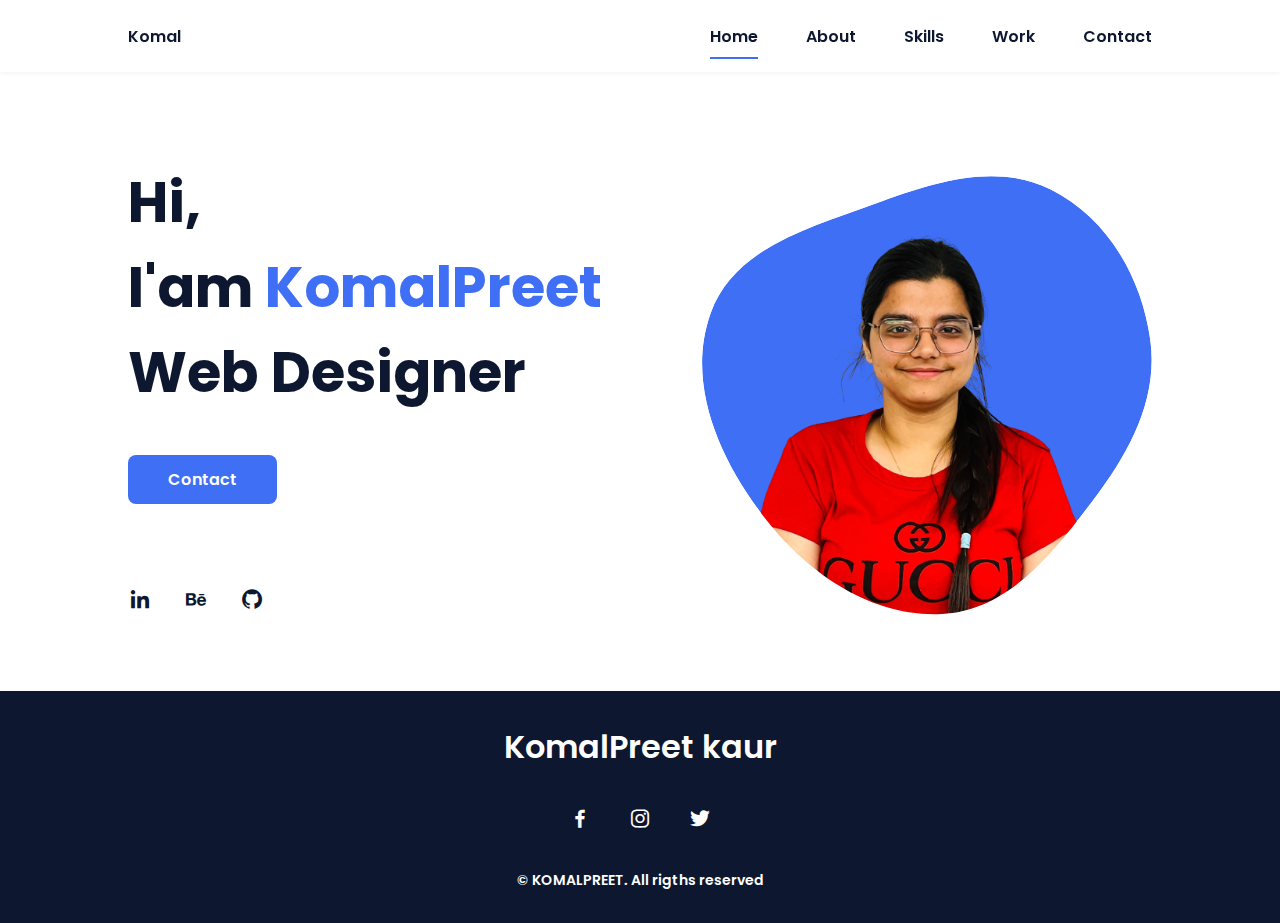
<file: portfolio7/index.html>
<!DOCTYPE html>
<html lang="en">
    <head>
        <meta charset="UTF-8">
        <meta name="viewport" content="width=device-width, initial-scale=1.0">

        <link rel="stylesheet" href="./css/style.css">

        <!-- =====BOX ICONS===== -->
        <link href='https://cdn.jsdelivr.net/npm/boxicons@2.0.5/css/boxicons.min.css' rel='stylesheet'>

        <title>Portfolio</title>
    </head>
    <body>
        <!--===== HEADER =====-->
        <header class="l-header">
            <nav class="nav bd-grid">
                <div>
                    <a href="#" class="nav__logo">Komal</a>
                </div>

                <div class="nav__menu" id="nav-menu">
                    <ul class="nav__list">
                        <li class="nav__item"><a href="#home" class="nav__link active">Home</a></li>
                        <li class="nav__item"><a href="about.html" class="nav__link">About</a></li>
                        <li class="nav__item"><a href="skills.html" class="nav__link">Skills</a></li>
                        <li class="nav__item"><a href="#work" class="nav__link">Work</a></li>
                        <li class="nav__item"><a href="contact.html" class="nav__link">Contact</a></li>
                    </ul>
                </div>

                <div class="nav__toggle" id="nav-toggle">
                    <i class='bx bx-menu'></i>
                </div>
            </nav>
        </header>

        <main class="l-main">
            <!--===== HOME =====-->
            <section class="home bd-grid" id="home">
                <div class="home__data">
                    <h1 class="home__title">Hi,<br>I'am <span class="home__title-color">KomalPreet</span><br> Web Designer</h1>

                    <a href="#" class="button">Contact</a>
                </div>

                <div class="home__social">
                    <a href="" class="home__social-icon"><i class='bx bxl-linkedin'></i></a>
                    <a href="" class="home__social-icon"><i class='bx bxl-behance' ></i></a>
                    <a href="" class="home__social-icon"><i class='bx bxl-github' ></i></a>
                </div>

                <div class="home__img">
                    <svg class="home__blob" viewBox="0 0 479 467" xmlns="http://www.w3.org/2000/svg" xmlns:xlink="http://www.w3.org/1999/xlink">
                        <mask id="mask0" mask-type="alpha">
                            <path d="M9.19024 145.964C34.0253 76.5814 114.865 54.7299 184.111 29.4823C245.804 6.98884 311.86 -14.9503 370.735 14.143C431.207 44.026 467.948 107.508 477.191 174.311C485.897 237.229 454.931 294.377 416.506 344.954C373.74 401.245 326.068 462.801 255.442 466.189C179.416 469.835 111.552 422.137 65.1576 361.805C17.4835 299.81 -17.1617 219.583 9.19024 145.964Z"/>
                        </mask>
                        <g mask="url(#mask0)">
                            <path d="M9.19024 145.964C34.0253 76.5814 114.865 54.7299 184.111 29.4823C245.804 6.98884 311.86 -14.9503 370.735 14.143C431.207 44.026 467.948 107.508 477.191 174.311C485.897 237.229 454.931 294.377 416.506 344.954C373.74 401.245 326.068 462.801 255.442 466.189C179.416 469.835 111.552 422.137 65.1576 361.805C17.4835 299.81 -17.1617 219.583 9.19024 145.964Z"/>
                            <image class="home__blob-img" x="50" y="60" href="./img/me.png"/>
                        </g>
                    </svg>
                </div>
            </section>


        <!--===== FOOTER =====-->
        <footer class="footer">
            <p class="footer__title">KomalPreet kaur</p>
            <div class="footer__social">
                <a href="#" class="footer__icon"><i class='bx bxl-facebook' ></i></a>
                <a href="#" class="footer__icon"><i class='bx bxl-instagram' ></i></a>
                <a href="#" class="footer__icon"><i class='bx bxl-twitter' ></i></a>
            </div>
            <p class="footer__copy">&#169; KOMALPREET. All rigths reserved</p>
        </footer>


    </body>
</html>
</file>
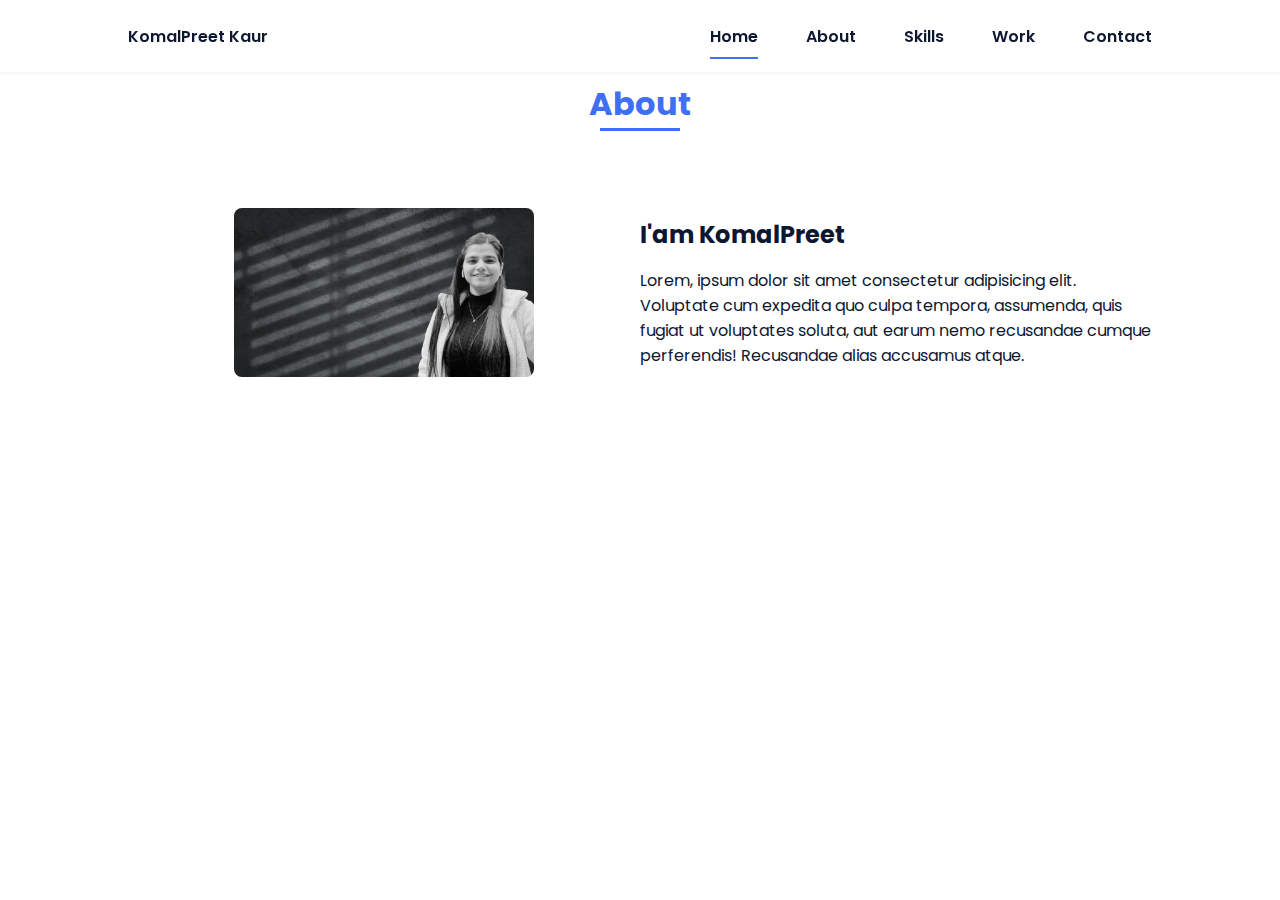
<file: portfolio7/about.html>
<!DOCTYPE html>
<html lang="en">
    <head>
        <meta charset="UTF-8">
        <meta name="viewport" content="width=device-width, initial-scale=1.0">

        <link rel="stylesheet" href="./css/style.css">

        <!-- =====BOX ICONS===== -->
        <link href='https://cdn.jsdelivr.net/npm/boxicons@2.0.5/css/boxicons.min.css' rel='stylesheet'>

        <title>About</title>
    </head>
    <body>
        <!--===== HEADER =====-->
        <header class="l-header">
            <nav class="nav bd-grid">
                <div>
                    <a href="#" class="nav__logo">KomalPreet Kaur</a>
                </div>

                <div class="nav__menu" id="nav-menu">
                    <ul class="nav__list">
                        <li class="nav__item"><a href="index.html" class="nav__link active">Home</a></li>
                        <li class="nav__item"><a href="#about" class="nav__link">About</a></li>
                        <li class="nav__item"><a href="skills.html" class="nav__link">Skills</a></li>
                        <li class="nav__item"><a href="#work" class="nav__link">Work</a></li>
                        <li class="nav__item"><a href="#contact" class="nav__link">Contact</a></li>
                    </ul>
                </div>

                <div class="nav__toggle" id="nav-toggle">
                    <i class='bx bx-menu'></i>
                </div>
            </nav>
        </header>

        <main class="l-main">
            <!--===== ABOUT =====-->
            <section class="about section " id="about">
                <h2 class="section-title">About</h2>

                <div class="about__container bd-grid">
                    <div class="about__img">
                        <img src="./img/bg.png" alt="">
                    </div>
                    
                    <div>
                        <h2 class="about__subtitle">I'am KomalPreet</h2>
                        <p class="about__text">Lorem, ipsum dolor sit amet consectetur adipisicing elit. Voluptate cum expedita quo culpa tempora, assumenda, quis fugiat ut voluptates soluta, aut earum nemo recusandae cumque perferendis! Recusandae alias accusamus atque.</p>           
                    </div>                                   
                </div>
            </section>


    </body>
</html>
</file>
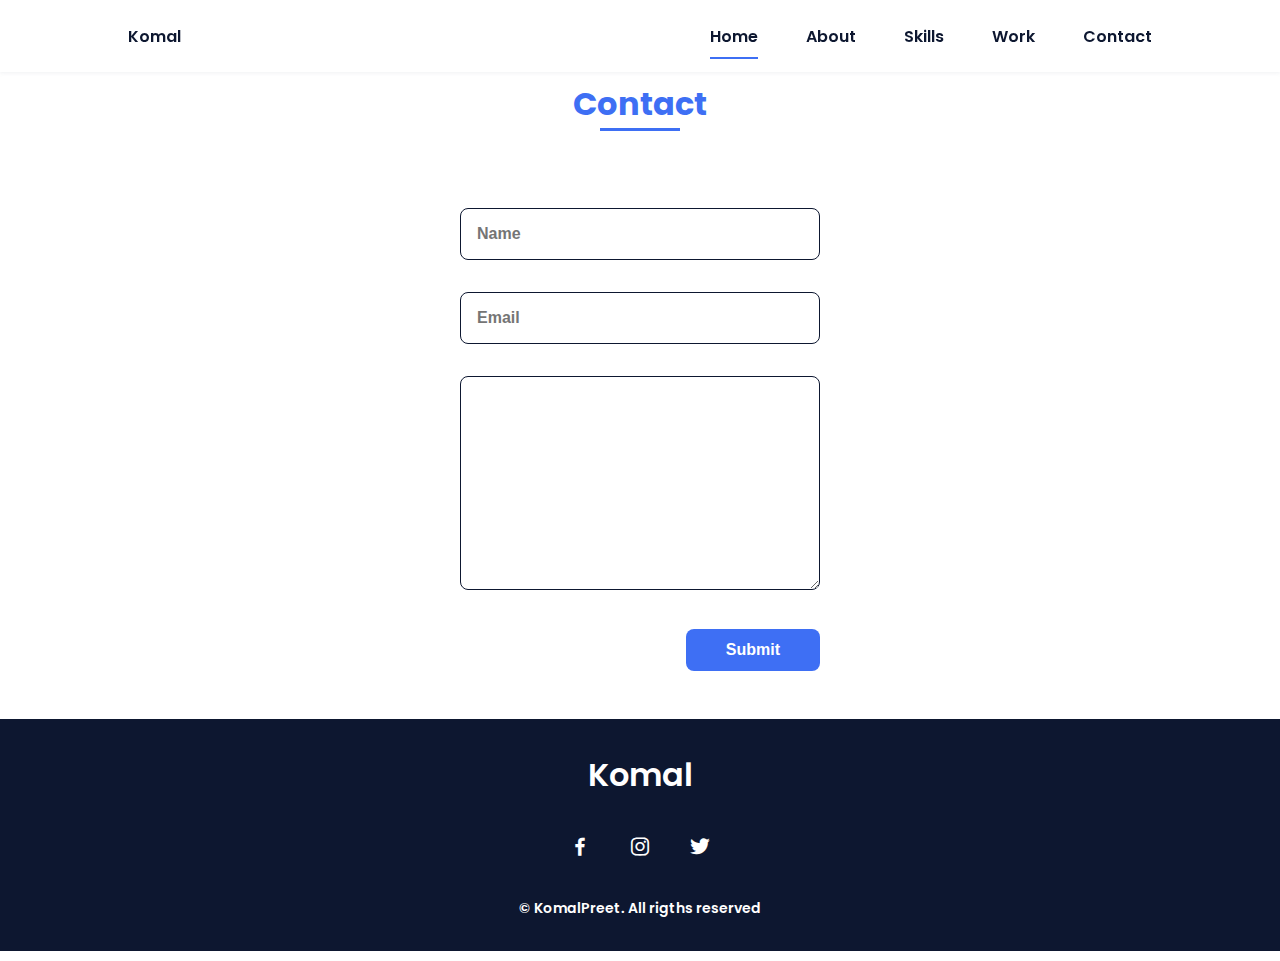
<file: portfolio7/contact.html>
<!DOCTYPE html>
<html lang="en">
    <head>
        <meta charset="UTF-8">
        <meta name="viewport" content="width=device-width, initial-scale=1.0">

        <link rel="stylesheet" href="./css/style.css">

        <!-- =====BOX ICONS===== -->
        <link href='https://cdn.jsdelivr.net/npm/boxicons@2.0.5/css/boxicons.min.css' rel='stylesheet'>

        <title>Contact US</title>
    </head>
    <body>
        <!--===== HEADER =====-->
        <header class="l-header">
            <nav class="nav bd-grid">
                <div>
                    <a href="#" class="nav__logo">Komal</a>
                </div>

                <div class="nav__menu" id="nav-menu">
                    <ul class="nav__list">
                        <li class="nav__item"><a href="index.html" class="nav__link active">Home</a></li>
                        <li class="nav__item"><a href="about.html" class="nav__link">About</a></li>
                        <li class="nav__item"><a href="skills.html" class="nav__link">Skills</a></li>
                        <li class="nav__item"><a href="#work" class="nav__link">Work</a></li>
                        <li class="nav__item"><a href="#contact" class="nav__link">Contact</a></li>
                    </ul>
                </div>

                <div class="nav__toggle" id="nav-toggle">
                    <i class='bx bx-menu'></i>
                </div>
            </nav>
        </header>

      

            <!--===== CONTACT =====-->
            <section class="contact section" id="contact">
                <h2 class="section-title">Contact</h2>

                <div class="contact__container bd-grid">
                    <form action="" class="contact__form">
                        <input type="text" placeholder="Name" class="contact__input">
                        <input type="mail" placeholder="Email" class="contact__input">
                        <textarea name="" id="" cols="0" rows="10" class="contact__input"></textarea>
                        <input type="button" value="Submit" class="contact__button button">
                    </form>
                </div>
            </section>


        <!--===== FOOTER =====-->
        <footer class="footer">
            <p class="footer__title">Komal</p>
            <div class="footer__social">
                <a href="#" class="footer__icon"><i class='bx bxl-facebook' ></i></a>
                <a href="#" class="footer__icon"><i class='bx bxl-instagram' ></i></a>
                <a href="#" class="footer__icon"><i class='bx bxl-twitter' ></i></a>
            </div>
            <p class="footer__copy">&#169; KomalPreet. All rigths reserved</p>
        </footer>


       
    </body>
</html>
</file>
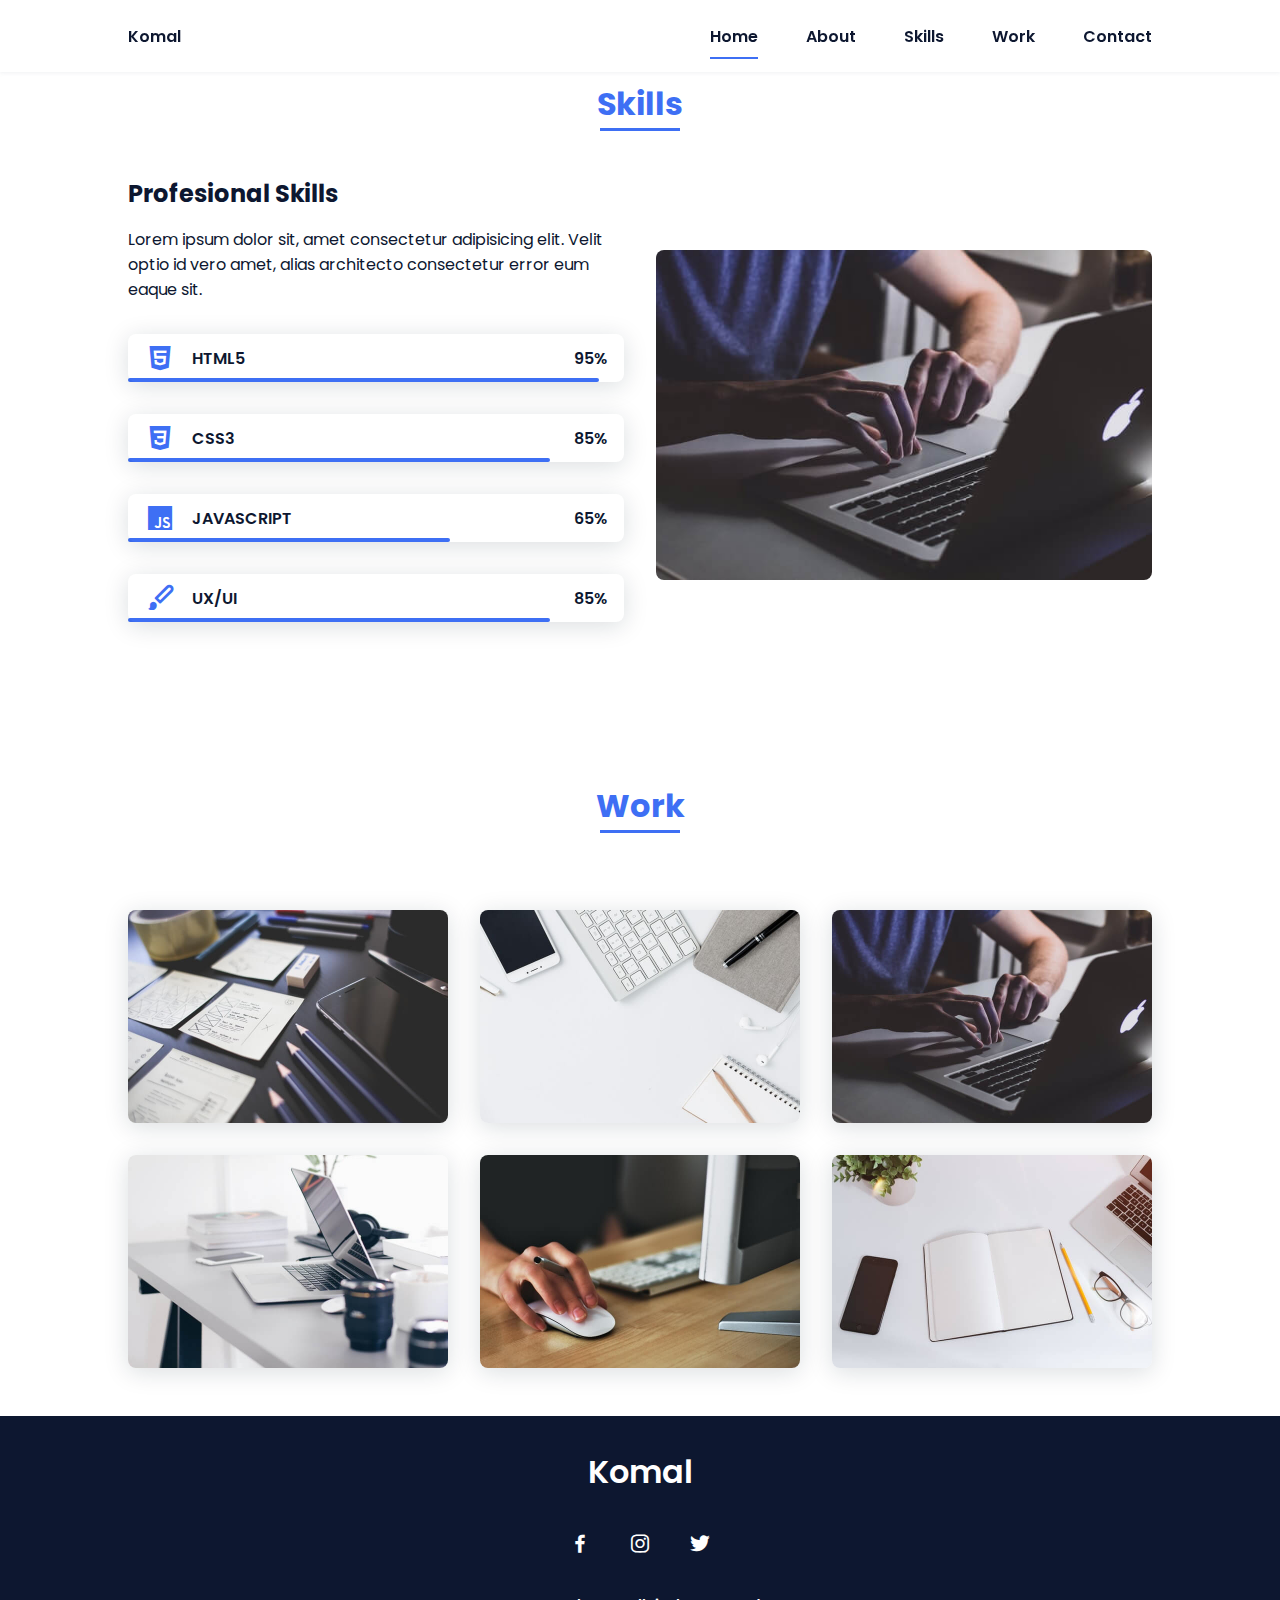
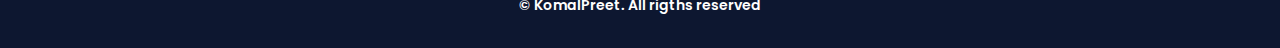
<file: portfolio7/skills.html>
<!DOCTYPE html>
<html lang="en">
    <head>
        <meta charset="UTF-8">
        <meta name="viewport" content="width=device-width, initial-scale=1.0">

        <link rel="stylesheet" href="./css/style.css">

        <!-- =====BOX ICONS===== -->
        <link href='https://cdn.jsdelivr.net/npm/boxicons@2.0.5/css/boxicons.min.css' rel='stylesheet'>

        <title>Portfolio website complete</title>
    </head>
    <body>
        <!--===== HEADER =====-->
        <header class="l-header">
            <nav class="nav bd-grid">
                <div>
                    <a href="#" class="nav__logo">Komal</a>
                </div>

                <div class="nav__menu" id="nav-menu">
                    <ul class="nav__list">
                        <li class="nav__item"><a href="home.html" class="nav__link active">Home</a></li>
                        <li class="nav__item"><a href="about.html" class="nav__link">About</a></li>
                        <li class="nav__item"><a href="#skills" class="nav__link">Skills</a></li>
                        <li class="nav__item"><a href="#work" class="nav__link">Work</a></li>
                        <li class="nav__item"><a href="contact.html" class="nav__link">Contact</a></li>
                    </ul>
                </div>

                <div class="nav__toggle" id="nav-toggle">
                    <i class='bx bx-menu'></i>
                </div>
            </nav>
        </header>

      

          
            <!--===== SKILLS =====-->
            <section class="skills section" id="skills">
                <h2 class="section-title">Skills</h2>

                <div class="skills__container bd-grid">          
                    <div>
                        <h2 class="skills__subtitle">Profesional Skills</h2>
                        <p class="skills__text">Lorem ipsum dolor sit, amet consectetur adipisicing elit. Velit optio id vero amet, alias architecto consectetur error eum eaque sit.</p>
                        <div class="skills__data">
                            <div class="skills__names">
                                <i class='bx bxl-html5 skills__icon'></i>
                                <span class="skills__name">HTML5</span>
                            </div>
                            <div class="skills__bar skills__html">

                            </div>
                            <div>
                                <span class="skills__percentage">95%</span>
                            </div>
                        </div>
                        <div class="skills__data">
                            <div class="skills__names">
                                <i class='bx bxl-css3 skills__icon'></i>
                                <span class="skills__name">CSS3</span>
                            </div>
                            <div class="skills__bar skills__css">
                                
                            </div>
                            <div>
                                <span class="skills__percentage">85%</span>
                            </div>
                        </div>
                        <div class="skills__data">
                            <div class="skills__names">
                                <i class='bx bxl-javascript skills__icon' ></i>
                                <span class="skills__name">JAVASCRIPT</span>
                            </div>
                            <div class="skills__bar skills__js">
                                
                            </div>
                            <div>
                                <span class="skills__percentage">65%</span>
                            </div>
                        </div>
                        <div class="skills__data">
                            <div class="skills__names">
                                <i class='bx bxs-paint skills__icon'></i>
                                <span class="skills__name">UX/UI</span>
                            </div>
                            <div class="skills__bar skills__ux">
                                
                            </div>
                            <div>
                                <span class="skills__percentage">85%</span>
                            </div>
                        </div>
                    </div>
                    
                    <div>              
                        <img src="./img/work3.jpg" alt="" class="skills__img">
                    </div>
                </div>
            </section>

            <!--===== WORK =====-->
            <section class="work section" id="work">
                <h2 class="section-title">Work</h2>

                <div class="work__container bd-grid">
                    <a href="" class="work__img">
                        <img src="./img/work1.jpg" alt="">
                    </a>
                    <a href="" class="work__img">
                        <img src="./img/work2.jpg" alt="">
                    </a>
                    <a href="" class="work__img">
                        <img src="./img/work3.jpg" alt="">
                    </a>
                    <a href="" class="work__img">
                        <img src="./img/work4.jpg" alt="">
                    </a>
                    <a href="" class="work__img">
                        <img src="./img/work5.jpg" alt="">
                    </a>
                    <a href="" class="work__img">
                        <img src="./img/work6.jpg" alt="">
                    </a>
                </div>
            </section>

        <!--===== FOOTER =====-->
        <footer class="footer">
            <p class="footer__title">Komal</p>
            <div class="footer__social">
                <a href="#" class="footer__icon"><i class='bx bxl-facebook' ></i></a>
                <a href="#" class="footer__icon"><i class='bx bxl-instagram' ></i></a>
                <a href="#" class="footer__icon"><i class='bx bxl-twitter' ></i></a>
            </div>
            <p class="footer__copy">&#169; KomalPreet. All rigths reserved</p>
        </footer>


    </body>
</html>
</file>
<file: portfolio7/css/style.css>
/*===== GOOGLE FONTS =====*/
@import url("https://fonts.googleapis.com/css2?family=Poppins:wght@400;600;700&display=swap");
/*===== VARIABLES CSS =====*/
:root {
  --header-height: 3rem;
  --font-semi: 600;
  /*===== Colores =====*/
  /*Purple 260 - Red 355 - Blue 224 - Pink 340*/
  /* HSL color mode */
  --hue-color: 224;
  --first-color: hsl(var(--hue-color), 89%, 60%);
  --second-color: hsl(var(--hue-color), 56%, 12%);
  /*===== Fuente y tipografia =====*/
  --body-font: 'Poppins', sans-serif;
  --big-font-size: 2rem;
  --h2-font-size: 1.25rem;
  --normal-font-size: .938rem;
  --smaller-font-size: .75rem;
  /*===== Margenes =====*/
  --mb-2: 1rem;
  --mb-4: 2rem;
  --mb-5: 2.5rem;
  --mb-6: 3rem;
  /*===== z index =====*/
  --z-back: -10;
  --z-fixed: 100;
}

@media screen and (min-width: 968px) {
  :root {
    --big-font-size: 3.5rem;
    --h2-font-size: 2rem;
    --normal-font-size: 1rem;
    --smaller-font-size: .875rem;
  }
}

/*===== BASE =====*/
*, ::before, ::after {
  box-sizing: border-box;
}

html {
  scroll-behavior: smooth;
}

body {
  margin: var(--header-height) 0 0 0;
  font-family: var(--body-font);
  font-size: var(--normal-font-size);
  color: var(--second-color);
}

h1, h2, p {
  margin: 0;
}

ul {
  margin: 0;
  padding: 0;
  list-style: none;
}

a {
  text-decoration: none;
}

img {
  max-width: 100%;
  height: auto;
  display: block;
}

/*===== CLASS CSS ===== */
.section-title {
  position: relative;
  font-size: var(--h2-font-size);
  color: var(--first-color);
  margin-top: var(--mb-2);
  margin-bottom: var(--mb-4);
  text-align: center;
}

.section-title::after {
  position: absolute;
  content: '';
  width: 64px;
  height: 0.18rem;
  left: 0;
  right: 0;
  margin: auto;
  top: 2rem;
  background-color: var(--first-color);
}

.section {
  padding-top: 3rem;
  padding-bottom: 2rem;
}

/*===== LAYOUT =====*/
.bd-grid {
  max-width: 1024px;
  display: grid;
  margin-left: var(--mb-2);
  margin-right: var(--mb-2);
}

.l-header {
  width: 100%;
  position: fixed;
  top: 0;
  left: 0;
  z-index: var(--z-fixed);
  background-color: #fff;
  box-shadow: 0 1px 4px rgba(146, 161, 176, 0.15);
}

/*===== NAV =====*/
.nav {
  height: var(--header-height);
  display: flex;
  justify-content: space-between;
  align-items: center;
  font-weight: var(--font-semi);
}

@media screen and (max-width: 767px) {
  .nav__menu {
    position: fixed;
    top: var(--header-height);
    right: -100%;
    width: 80%;
    height: 100%;
    padding: 2rem;
    background-color: var(--second-color);
    transition: .5s;
  }
}

.nav__item {
  margin-bottom: var(--mb-4);
}

.nav__link {
  position: relative;
  color: #fff;
}

.nav__link:hover {
  position: relative;
}

.nav__link:hover::after {
  position: absolute;
  content: '';
  width: 100%;
  height: 0.18rem;
  left: 0;
  top: 2rem;
  background-color: var(--first-color);
}

.nav__logo {
  color: var(--second-color);
}

.nav__toggle {
  color: var(--second-color);
  font-size: 1.5rem;
  cursor: pointer;
}

/*Active menu*/
.active::after {
  position: absolute;
  content: '';
  width: 100%;
  height: 0.18rem;
  left: 0;
  top: 2rem;
  background-color: var(--first-color);
}

/*=== Show menu ===*/
.show {
  right: 0;
}

/*===== HOME =====*/
.home {
  position: relative;
  row-gap: 5rem;
  padding: 4rem 0 5rem;
}

.home__data {
  align-self: center;
}

.home__title {
  font-size: var(--big-font-size);
  margin-bottom: var(--mb-5);
}

.home__title-color {
  color: var(--first-color);
}

.home__social {
  display: flex;
  flex-direction: column;
}

.home__social-icon {
  width: max-content;
  margin-bottom: var(--mb-2);
  font-size: 1.5rem;
  color: var(--second-color);
}

.home__social-icon:hover {
  color: var(--first-color);
}

.home__img {
  position: absolute;
  right: 0;
  bottom: 0;
  width: 260px;
}

.home__blob {
  fill: var(--first-color);
}

.home__blob-img {
  width: 360px;
}

/*BUTTONS*/
.button {
  display: inline-block;
  background-color: var(--first-color);
  color: #fff;
  padding: .75rem 2.5rem;
  font-weight: var(--font-semi);
  border-radius: .5rem;
  transition: .3s;
}

.button:hover {
  box-shadow: 0px 10px 36px rgba(0, 0, 0, 0.15);
}

/* ===== ABOUT =====*/
.about__container {
  row-gap: 2rem;
  text-align: center;
}

.about__subtitle {
  margin-bottom: var(--mb-2);
}

.about__img {
  justify-self: center;
}

.about__img img {
  width: 200px;
  border-radius: .5rem;
}

/* ===== SKILLS =====*/
.skills__container {
  row-gap: 2rem;
  text-align: center;
}

.skills__subtitle {
  margin-bottom: var(--mb-2);
}

.skills__text {
  margin-bottom: var(--mb-4);
}

.skills__data {
  display: flex;
  justify-content: space-between;
  align-items: center;
  position: relative;
  font-weight: var(--font-semi);
  padding: .5rem 1rem;
  margin-bottom: var(--mb-4);
  border-radius: .5rem;
  box-shadow: 0px 4px 25px rgba(14, 36, 49, 0.15);
}

.skills__icon {
  font-size: 2rem;
  margin-right: var(--mb-2);
  color: var(--first-color);
}

.skills__names {
  display: flex;
  align-items: center;
}

.skills__bar {
  position: absolute;
  left: 0;
  bottom: 0;
  background-color: var(--first-color);
  height: .25rem;
  border-radius: .5rem;
  z-index: var(--z-back);
}

.skills__html {
  width: 95%;
}

.skills__css {
  width: 85%;
}

.skills__js {
  width: 65%;
}

.skills__ux {
  width: 85%;
}

.skills__img {
  border-radius: .5rem;
}

/* ===== WORK =====*/
.work__container {
  row-gap: 2rem;
}

.work__img {
  box-shadow: 0px 4px 25px rgba(14, 36, 49, 0.15);
  border-radius: .5rem;
  overflow: hidden;
}

.work__img img {
  transition: 1s;
}

.work__img img:hover {
  transform: scale(1.1);
}

/* ===== CONTACT =====*/
.contact__input {
  width: 100%;
  font-size: var(--normal-font-size);
  font-weight: var(--font-semi);
  padding: 1rem;
  border-radius: .5rem;
  border: 1.5px solid var(--second-color);
  outline: none;
  margin-bottom: var(--mb-4);
}

.contact__button {
  display: block;
  border: none;
  outline: none;
  font-size: var(--normal-font-size);
  cursor: pointer;
  margin-left: auto;
}

/* ===== FOOTER =====*/
.footer {
  background-color: var(--second-color);
  color: #fff;
  text-align: center;
  font-weight: var(--font-semi);
  padding: 2rem 0;
  
}

.footer__title {
  font-size: 2rem;
  margin-bottom: var(--mb-4);
}

.footer__social {
  margin-bottom: var(--mb-4);
}

.footer__icon {
  font-size: 1.5rem;
  color: #fff;
  margin: 0 var(--mb-2);
}

.footer__copy {
  font-size: var(--smaller-font-size);
}

/* ===== MEDIA QUERIES=====*/
@media screen and (max-width: 320px) {
  .home {
    row-gap: 2rem;
  }
  .home__img {
    width: 200px;
  }
}

@media screen and (min-width: 576px) {
  .home {
    padding: 4rem 0 2rem;
  }
  .home__social {
    padding-top: 0;
    padding-bottom: 2.5rem;
    flex-direction: row;
    align-self: flex-end;
  }
  .home__social-icon {
    margin-bottom: 0;
    margin-right: var(--mb-4);
  }
  .home__img {
    width: 300px;
    bottom: 25%;
  }
  .about__container {
    grid-template-columns: repeat(2, 1fr);
    align-items: center;
    text-align: initial;
  }
  .skills__container {
    grid-template-columns: .7fr;
    justify-content: center;
    column-gap: 1rem;
  }
  .work__container {
    grid-template-columns: repeat(2, 1fr);
    column-gap: 2rem;
    padding-top: 2rem;
  }
  .contact__form {
    width: 360px;
    padding-top: 2rem;
  }
  .contact__container {
    justify-items: center;
  }
}

@media screen and (min-width: 768px) {
  body {
    margin: 0;
  }
  .section {
    padding-top: 4rem;
    padding-bottom: 3rem;
  }
  .section-title {
    margin-bottom: var(--mb-6);
  }
  .section-title::after {
    width: 80px;
    top: 3rem;
  }
  .nav {
    height: calc(var(--header-height) + 1.5rem);
  }
  .nav__list {
    display: flex;
    padding-top: 0;
  }
  .nav__item {
    margin-left: var(--mb-6);
    margin-bottom: 0;
  }
  .nav__toggle {
    display: none;
  }
  .nav__link {
    color: var(--second-color);
  }
  .home {
    padding: 8rem 0 2rem;
  }
  .home__img {
    width: 400px;
    bottom: 10%;
  }
  .about__container {
    padding-top: 2rem;
  }
  .about__img img {
    width: 300px;
  }
  .skills__container {
    grid-template-columns: repeat(2, 1fr);
    column-gap: 2rem;
    align-items: center;
    text-align: initial;
  }
  .work__container {
    grid-template-columns: repeat(3, 1fr);
    column-gap: 2rem;
  }
}

@media screen and (min-width: 992px) {
  .bd-grid {
    margin-left: auto;
    margin-right: auto;
  }
  .home {
    padding: 10rem 0 2rem;
  }
  .home__img {
    width: 450px;
  }
}
</file>
